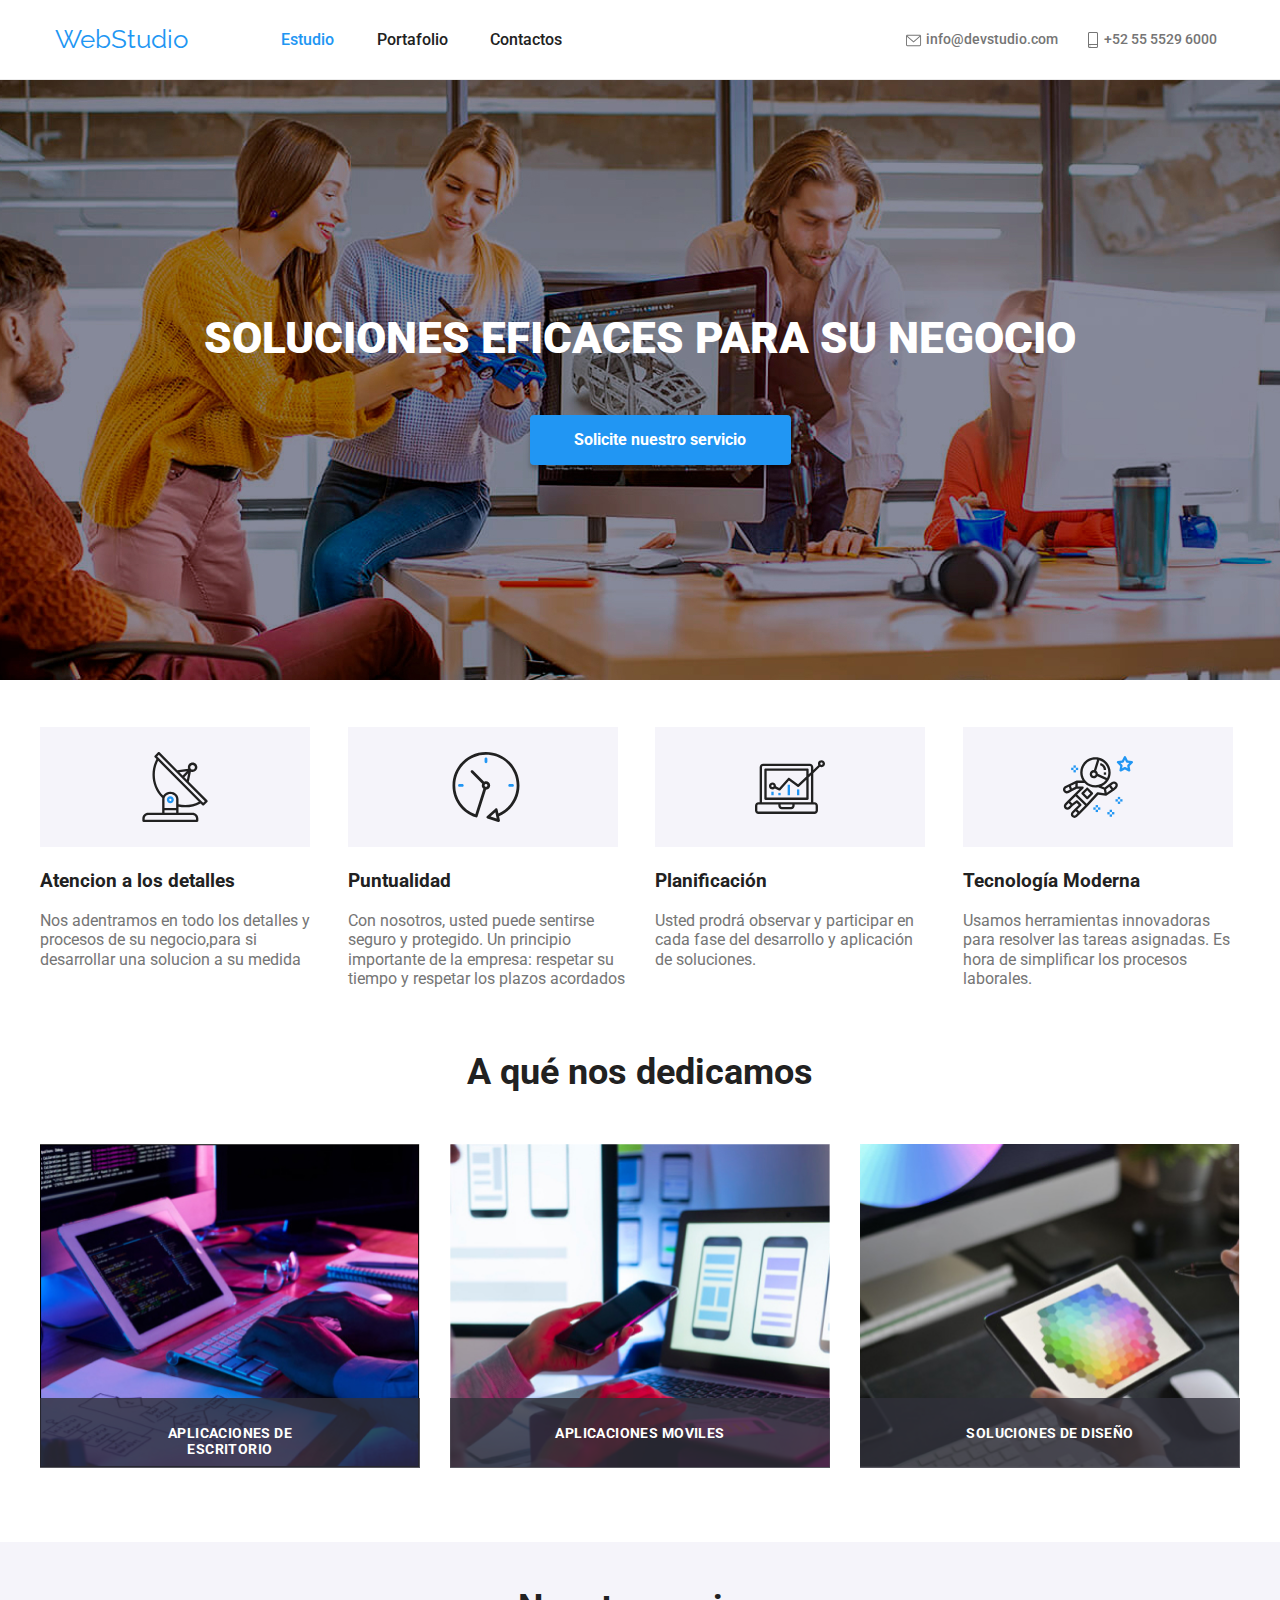
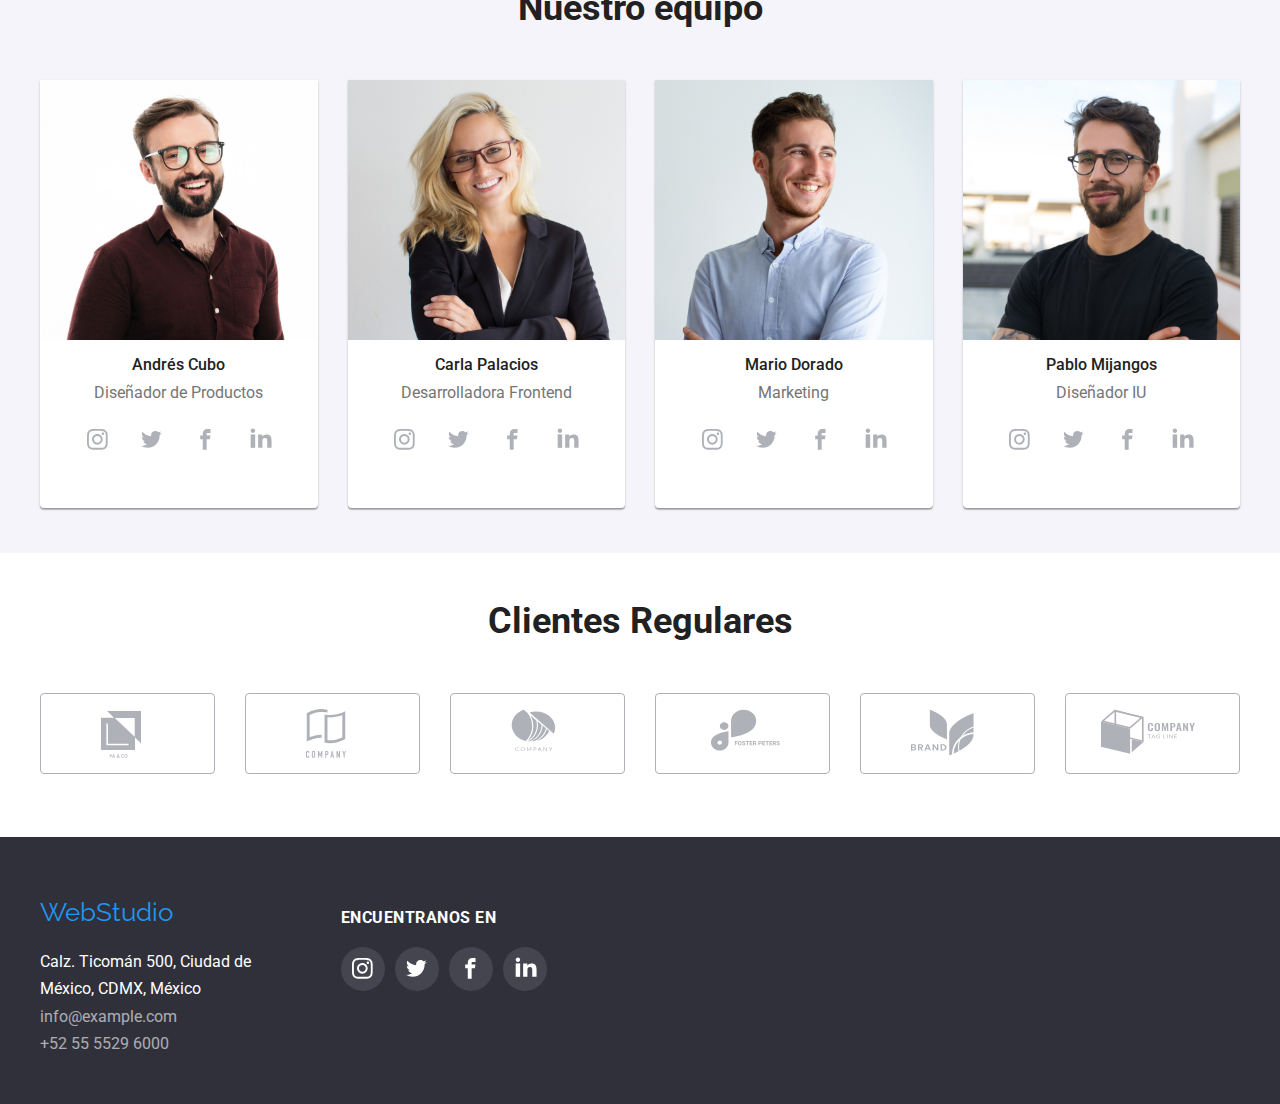
<file: index.html>
<!DOCTYPE html>
<html lang="en">
  <head>
    <meta charset="UTF-8" />
    <meta http-equiv="x-ua-compatible" content="ie=edge" />
    <meta name="viewport" content="width=device-width, initial-scale=1.0" />
    <script>
    </script>
    
    <link rel="stylesheet" href="style-index.css" />
    <link
      rel="stylesheet"
      href="https://cdnjs.cloudflare.com/ajax/libs/modern-normalize/1.1.0/modern-normalize.css"
      integrity="sha512-Y0MM+V6ymRKN2zStTqzQ227DWhhp4Mzdo6gnlRnuaNCbc+YN/ZH0sBCLTM4M0oSy9c9VKiCvd4Jk44aCLrNS5Q=="
      crossorigin="anonymous"
      referrerpolicy="no-referrer"
    />
    <title>Homework#1</title>
  </head>
  <body>
    <header>
      <section class="top-page">
        <div class="container">
          <nav>
            <a class="webstudio" href="#" target="_blank">WebStudio</a>

            <ul class="navigation">
              <li>
                <a class="estudio" href="index.html" target="_self">Estudio</a>
              </li>
              <li>
                <a class="portafolio" href="portafolio.html" target="_self"
                  >Portafolio</a
                >
              </li>
              <li>
                <a class="contactos" href="#" target="_blank">Contactos</a>
              </li>
            </ul>
          </nav>

          <ul class="contact">
            <li>
              <a href="mailto:info@devstudio.com" class="email" target="_self">
                <svg class="icon">
                  <use href="Imagenes/SVG/sprite.svg#sobre"></use>
                </svg>
                 info@devstudio.com
              </a>
            </li>
            <li>
              <a href="tel:+525555296000" class="celphone" target="_self">
                <svg class="icon">
                  <use href="Imagenes/SVG/sprite.svg#celular"></use>
                </svg>
                 +52 55 5529 6000
              </a>
            </li>
          </ul>
        </div>
      </section>
    </header>

    <main>
      <section class="main-title">
        <div class="container">
          <h1>SOLUCIONES EFICACES PARA SU NEGOCIO</h1>

          <ul>
            <li>
              <button type="button">Solicite nuestro servicio</button>
            </li>
          </ul>
        </div>
      </section>

      <section class="content1">
        <div class="container">
          <ul class="text-content1">
            <li>
              <a href="#">
                <svg class="antena">
                  <use href="./Imagenes/SVG/sprite.svg#antena"></use>
                </svg>
              </a>
              <h3>Atencion a los detalles</h3>
              <p>
                Nos adentramos en todo los detalles y procesos de su
                negocio,para si desarrollar una solucion a su medida
              </p>
            </li>

            <li>
              <a href="#">
                <svg class="reloj">
                  <use href="./Imagenes/SVG/sprite.svg#reloj"></use>
                </svg>
              </a>
              <h3>Puntualidad</h3>
              <p>
                Con nosotros, usted puede sentirse seguro y protegido. Un
                principio importante de la empresa: respetar su tiempo y
                respetar los plazos acordados
              </p>
            </li>

            <li>
              <a href="#">
                <svg class="diagrama">
                  <use href="./Imagenes/SVG/sprite.svg#diagrama"></use>
                </svg>
              </a>
              <h3>Planificación</h3>
              <p>
                Usted prodrá observar y participar en cada fase del desarrollo y
                aplicación de soluciones.
              </p>
            </li>

            <li>
              <a href="#">
                <svg class="astronauta">
                  <use href="./Imagenes/SVG/sprite.svg#astronauta"></use>
                </svg>
              </a>
              <h3>Tecnología Moderna</h3>
              <p>
                Usamos herramientas innovadoras para resolver las tareas
                asignadas. Es hora de simplificar los procesos laborales.
              </p>
            </li>
          </ul>
        </div>
      </section>

      <section class="content2">
        <h2>A qué nos dedicamos</h2>
        <div class="container">
          <ul>
            <li>
              <img
                src="Imagenes/images-index/caja1.jpg"
                alt="imagen example"
                width="380"
                height="323"
              />
            </li>
            <li>
              <img
                src="Imagenes/images-index/imagen(4).jpg"
                alt="imagen example 2"
                width="380"
                height="323"
              />
            </li>
            <li>
              <img
                src="Imagenes/images-index/imagen(5).jpg"
                alt="imagen example 3"
                width="380"
                height="323"
              />
            </li>
          </ul>
          <div class="text-image-content2">
            <ul>
              <li>
                <h3>APLICACIONES DE ESCRITORIO</h3>
              </li>
              <li>
                <h3>APLICACIONES MOVILES</h3>
              </li>
              <li>
                <h3>SOLUCIONES DE DISEÑO</h3>
              </li>
            </ul>
          </div>
        </div>
      </section>

      <section class="content3">
        <h2>Nuestro equipo</h2>
        <div class="container">
          <ul>
            <li class="card">
              <img
                src="Imagenes/images-index/imagen(6).jpg"
                alt="Andres Cubos"
                width="277.5"
                height="260"
              />
              <h3>Andrés Cubo</h3>
              <p>Diseñador de Productos</p>
              <div class="svg-container">
                <ul>
                  <li class="behind-icon">
                    <svg class="link-icon">
                      <use href="Imagenes/SVG/sprite.svg#instagram"></use>
                    </svg>
                  </li>
                  <li class="behind-icon">
                    <svg class="link-icon">
                      <use href="Imagenes/SVG/sprite.svg#twitter"></use>
                    </svg>
                  </li>
                  <li class="behind-icon">
                    <svg class="link-icon">
                      <use href="Imagenes/SVG/sprite.svg#facebook"></use>
                    </svg>
                  </li>
                  <li class="behind-icon">
                    <svg class="link-icon">
                      <use href="Imagenes/SVG/sprite.svg#linkedin"></use>
                    </svg>
                  </li>
                </ul>
              </div>
            </li>
            <li class="card">
              <img
                src="Imagenes/images-index/imagen(7).jpg"
                alt="Carla Palacios"
                width="277.5"
                height="260"
              />
              <h3>Carla Palacios</h3>
              <p>Desarrolladora Frontend</p>
              <div class="svg-container">
                <ul>
                  <li class="behind-icon">
                    <svg class="link-icon">
                      <use href="Imagenes/SVG/sprite.svg#instagram"></use>
                    </svg>
                  </li>
                  <li class="behind-icon">
                    <svg class="link-icon">
                      <use href="Imagenes/SVG/sprite.svg#twitter"></use>
                    </svg>
                  </li>
                  <li class="behind-icon">
                    <svg class="link-icon">
                      <use href="Imagenes/SVG/sprite.svg#facebook"></use>
                    </svg>
                  </li>
                  <li class="behind-icon">
                    <svg class="link-icon">
                      <use href="Imagenes/SVG/sprite.svg#linkedin"></use>
                    </svg>
                  </li>
                </ul>
              </div>
            </li>
            <li class="card">
              <img
                src="Imagenes/images-index/imagen(8).jpg"
                alt="Mario Dorado"
                width="277.5"
                height="260"
              />
              <h3>Mario Dorado</h3>
              <p>Marketing</p>
              <div class="svg-container">
                <ul>
                  <li class="behind-icon">
                    <svg class="link-icon">
                      <use href="Imagenes/SVG/sprite.svg#instagram"></use>
                    </svg>
                  </li>
                  <li class="behind-icon">
                    <svg class="link-icon">
                      <use href="Imagenes/SVG/sprite.svg#twitter"></use>
                    </svg>
                  </li>
                  <li class="behind-icon">
                    <svg class="link-icon">
                      <use href="Imagenes/SVG/sprite.svg#facebook"></use>
                    </svg>
                  </li>
                  <li class="behind-icon">
                    <svg class="link-icon">
                      <use href="Imagenes/SVG/sprite.svg#linkedin"></use>
                    </svg>
                  </li>
                </ul>
              </div>
            </li>
            <li class="card">
              <img
                src="Imagenes/images-index/imagen(9).jpg"
                alt="Pablo Mijangos"
                width="277.5"
                height="260"
              />
              <h3>Pablo Mijangos</h3>
              <p>Diseñador IU</p>
              <div class="svg-container">
                <ul>
                  <li class="behind-icon">
                    <svg class="link-icon">
                      <use href="Imagenes/SVG/sprite.svg#instagram"></use>
                    </svg>
                  </li>
                  <li class="behind-icon">
                    <svg class="link-icon">
                      <use href="Imagenes/SVG/sprite.svg#twitter"></use>
                    </svg>
                  </li>
                  <li class="behind-icon">
                    <svg class="link-icon">
                      <use href="Imagenes/SVG/sprite.svg#facebook"></use>
                    </svg>
                  </li>
                  <li class="behind-icon">
                    <svg class="link-icon">
                      <use href="Imagenes/SVG/sprite.svg#linkedin"></use>
                    </svg>
                  </li>
                </ul>
              </div>
            </li>
          </ul>
        </div>
      </section>

      <section class="content4">
        <h2>Clientes Regulares</h2>
        <div class="container">
          <ul>
            <li class="client">
              <svg class="client-svg">
                <use href="Imagenes/SVG/sprite.svg#cliente1"></use>
              </svg>
            </li>
            <li class="client">
              <svg class="client-svg">
                <use href="Imagenes/SVG/sprite.svg#cliente2"></use>
              </svg>
            </li>
            <li class="client">
              <svg class="client-svg">
                <use href="Imagenes/SVG/sprite.svg#cliente3"></use>
              </svg>
            </li>
            <li class="client">
              <svg class="client-svg">
                <use href="Imagenes/SVG/sprite.svg#cliente4"></use>
              </svg>
            </li>
            <li class="client">
              <svg class="client-svg">
                <use href="Imagenes/SVG/sprite.svg#cliente5"></use>
              </svg>
            </li>
            <li class="client">
              <svg class="client-svg">
                <use href="Imagenes/SVG/sprite.svg#cliente6"></use>
              </svg>
            </li>
          </ul>
        </div>
      </section>
    </main>

    <footer>
      <section class="foot-page">
        <div class="container">
          <ul class="foot-info">
            <a class="webstudio" href="#" target="_self">WebStudio</a>
            <li class="address">
              <address>
                Calz. Ticomán 500, Ciudad de México, CDMX, México
              </address>
            </li>
            <li class="foot-email">
              <a href="mailto:info@example.com">info@example.com</a>
            </li>
            <li class="phone">
              <a href="tel:+525555296000">+52 55 5529 6000</a>
            </li>
          </ul>
          <div class="find-us">
            <ul class="text-findus">
              <li>
                <p>ENCUENTRANOS EN</p>
              </li>
            </ul>
            <ul class="social-container">
              <li class="behind-icon-footer">
                <svg class="foot-icon">
                  <use href="Imagenes/SVG/sprite.svg#instagram"></use>
                </svg>
              </li>
              <li class="behind-icon-footer">
                <svg class="foot-icon">
                  <use href="Imagenes/SVG/sprite.svg#twitter"></use>
                </svg>
              </li>
              <li class="behind-icon-footer">
                <svg class="foot-icon">
                  <use href="Imagenes/SVG/sprite.svg#facebook"></use>
                </svg>
              </li>
              <li class="behind-icon-footer">
                <svg class="foot-icon">
                  <use href="Imagenes/SVG/sprite.svg#linkedin"></use>
                </svg>
              </li>
            </ul>
          </div>
        </div>
      </section>
    </footer>
  </body>
</html>
</file>
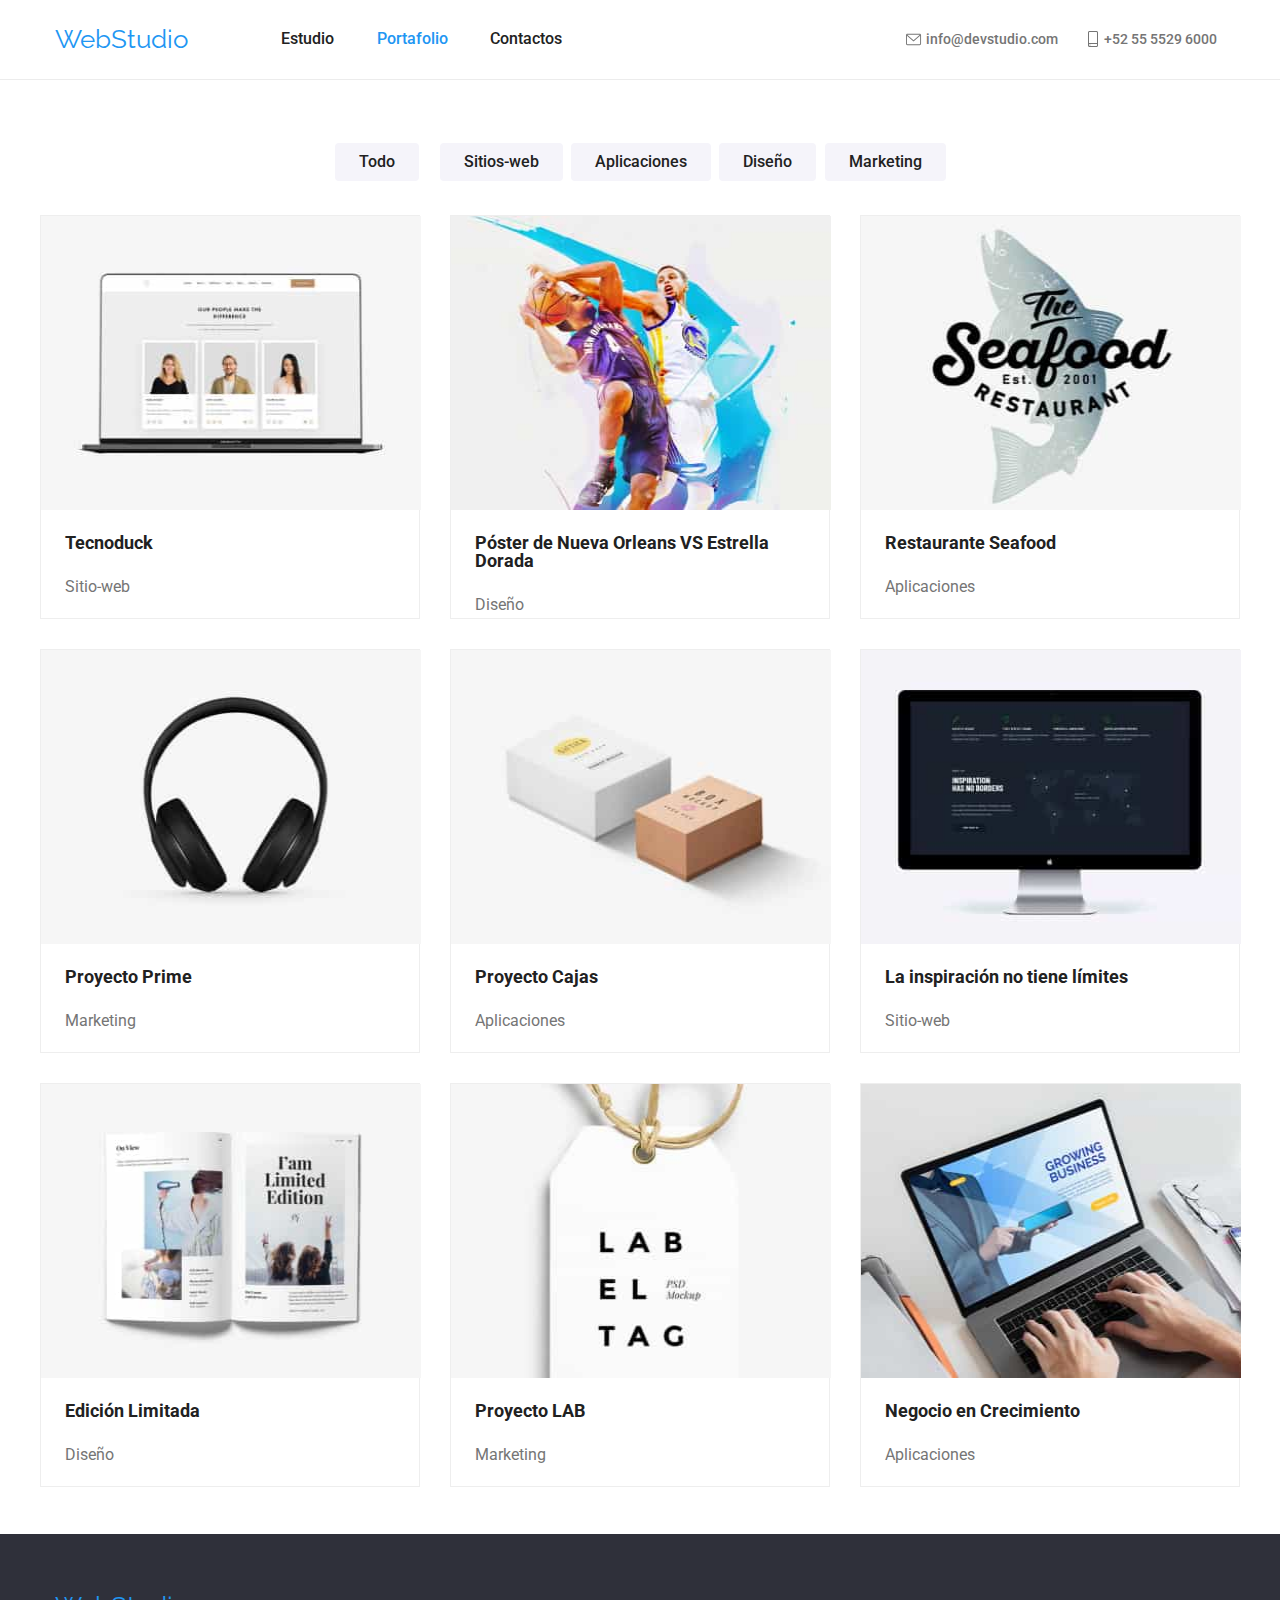
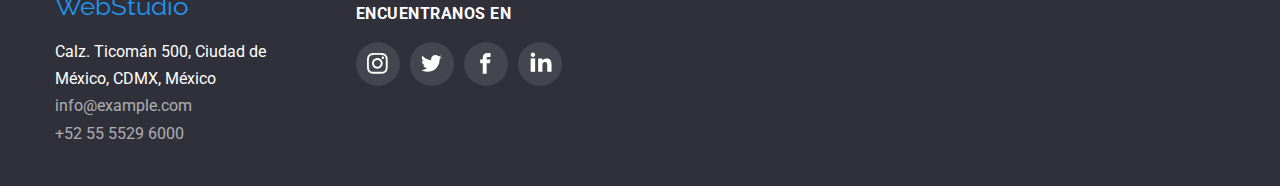
<file: portafolio.html>
<!DOCTYPE html>
<html lang="es">
  <head>
    <meta charset="UTF-8" />
    <meta http-equiv="x-ua-compatible" content="ie=edge" />
    <meta name="viewport" content="width=device-width, initial-scale=1.0" />
    <link rel="stylesheet" href="styles-portafolio.css" />
    <link
      rel="stylesheet"
      href="https://cdnjs.cloudflare.com/ajax/libs/modern-normalize/1.1.0/modern-normalize.css"
      integrity="sha512-Y0MM+V6ymRKN2zStTqzQ227DWhhp4Mzdo6gnlRnuaNCbc+YN/ZH0sBCLTM4M0oSy9c9VKiCvd4Jk44aCLrNS5Q=="
      crossorigin="anonymous"
      referrerpolicy="no-referrer"
    />
    <title>Portafolio</title>
  </head>

  <body>
    <header>
      <section class="top-page">
        <div class="container">
          <nav>
            <a class="webstudio" href="#" target="_blank">WebStudio</a>

            <ul class="navigation">
              <li>
                <a class="estudio" href="index.html" target="_self">Estudio</a>
              </li>
              <li>
                <a class="portafolio" href="portafolio.html" target="_self"
                  >Portafolio</a
                >
              </li>
              <li>
                <a class="contactos" href="#" target="_blank">Contactos</a>
              </li>
            </ul>
          </nav>

          <ul class="contact">
            <li>
              <a href="mailto:info@devstudio.com" class="email" target="_self">
                <svg class="icon">
                  <use href="Imagenes/SVG/sprite.svg#sobre"></use>
                </svg>
                info@devstudio.com
              </a>
            </li>
            
            <li>
              <a href="tel:+525555296000" class="celphone" target="_self">
                <svg class="icon">
                  <use href="Imagenes/SVG/sprite.svg#celular"></use>
                </svg>
                +52 55 5529 6000
              </a>
            </li>
          </ul>
        </div>
      </section>
    </header>

    <main>
      <section class="main-content">
        <div class="container">
          <ul class="buttons">
            <li>
              <button class="button-selector" type="button">Todo</button>
            </li>
            <li>
              <button class="button-selector" type="button">Sitios-web</button>
            </li>
            <li>
              <button class="button-selector" type="button">Aplicaciones</button>
            </li>
            <li>
              <button class="button-selector" type="button">Diseño</button>
            </li>
            <li>
              <button class="button-selector" type="button">Marketing</button>
            </li>
          </ul>
          <ul class="images">
            <li class="tecnoduck">
              <a href="#" class="link">
              <img
                src="Imagenes/images-portafolio/imagen(10).jpg"
                alt="tecnoduck picture"
                width="380"
                height="294"
              />
              <h2>Tecnoduck</h2>
              <p>Sitio-web</p>
            </a>
            </li>
            <li class="basket">
              <a href="#" class="link">
              <img
                src="Imagenes/images-portafolio/imagen(11).jpg"
                alt="basket players"
                width="380"
                height="294"
              />
              <h2>Póster de Nueva Orleans VS Estrella Dorada</h2>
              <p>Diseño</p>
            </a>
            </li>
            <li class="seafood">
            <a href="#" class="link">
              <img
                src="Imagenes/images-portafolio/imagen(12).jpg"
                alt="restaurant SeaFood"
                width="380"
                height="294"
              />
              <h2>Restaurante Seafood</h2>
              <p>Aplicaciones</p>
            </a>
            </li>
            <li class="headsets">
            <a href="#" class="link">
              <img
                src="Imagenes/images-portafolio/imagen(13).jpg"
                alt="headsets picture"
                width="380"
                height="294"
              />
              <h2>Proyecto Prime</h2>
              <p>Marketing</p>
            </a>
            </li>
            <li class="boxes">
            <a href="#" class="link">
              <img
                src="Imagenes/images-portafolio/imagen(14).jpg"
                alt="boxes picture"
                width="380"
                height="294"
              />
              <h2>Proyecto Cajas</h2>
              <p>Aplicaciones</p>
            </a>
            </li>
            <li class="screen">
            <a href="#" class="link">
              <img
                src="Imagenes/images-portafolio/imagen(15).jpg"
                alt="screen picture"
                width="380"
                height="294"
              />
              <h2>La inspiración no tiene límites</h2>
              <p>Sitio-web</p>
            </a>
            </li>
            <li class="magazine">
            <a href="#" class="link">
              <img
                src="Imagenes/images-portafolio/imagen(18).jpg"
                alt="magazine picture"
                width="380"
                height="294"
              />
              <h2>Edición Limitada</h2>
              <p>Diseño</p>
            </a>
            </li>
            <li class="tag">
            <a href="#" class="link">
              <img
                src="Imagenes/images-portafolio/imagen(17).jpg"
                alt="tag picture"
                width="380"
                height="294"
              />
              <h2>Proyecto LAB</h2>
              <p>Marketing</p>
            </a>
            </li>
            <li class="laptop">
            <a href="#" class="link">
              <img
                src="Imagenes/images-portafolio/imagen(16).jpg"
                alt="laptot picture"
                width="380"
                height="294"
              />
              <h2>Negocio en Crecimiento</h2>
              <p>Aplicaciones</p>
            </a>
            </li>
          </ul>
        </div>
      </section>
    </main>

    <footer>
      <section class="foot-page">
        <div class="container">
          <ul class="foot-info">
            <a class="webstudio" href="#" target="_self">WebStudio</a>
            <li class="address">
              <address>
                Calz. Ticomán 500, Ciudad de México, CDMX, México
              </address>
            </li>
            <li class="foot-email">
              <a href="mailto:info@example.com">info@example.com</a>
            </li>
            <li class="phone">
              <a href="tel:+525555296000">+52 55 5529 6000</a>
            </li>
          </ul>
          <div class="find-us">
            <ul class="text-findus">
              <li>
                <p>ENCUENTRANOS EN</p>
              </li>
            </ul>
            <ul class="social-container">
              <li class="behind-icon-footer">
                <svg class="foot-icon">
                  <use href="Imagenes/SVG/sprite.svg#instagram"></use>
                </svg>
              </li>
              <li class="behind-icon-footer">
                <svg class="foot-icon">
                  <use href="Imagenes/SVG/sprite.svg#twitter"></use>
                </svg>
              </li>
              <li class="behind-icon-footer">
                <svg class="foot-icon">
                  <use href="Imagenes/SVG/sprite.svg#facebook"></use>
                </svg>
              </li>
              <li class="behind-icon-footer">
                <svg class="foot-icon">
                  <use href="Imagenes/SVG/sprite.svg#linkedin"></use>
                </svg>
              </li>
            </ul>
          </div>
        </div>
      </section>
    </footer>
  </body>
</html>
</file>
<file: style-index.css>
@import url('https://fonts.googleapis.com/css2?family=Raleway:wght@700&family=Roboto:wght@400;500;700;900&display=swap');

:root {
    --color-azul: #2196F3;
    --color-texto: #212121;
    --color-gris: #757575;
    --color-hueso: #FFFFFF;
    --color-behindpage: #2F303A;
    --color-behindourteam: #F5F4FA;
    --color-linkitems: #AFB1B8;
    --lineweight-normal: 1.2;
}

* {
    list-style: none;
    text-decoration: none;
    font-family: 'Roboto', sans-serif;
    color: var(--color-texto);
    box-sizing: border-box;
}

.top-page {
    height: 80px;
    padding: 0px 0px;
    align-items: center;
    display: flex;
    border-bottom: 1px solid #ECECEC;
}

.top-page .container {
    display:flex;
    width: 1200px;
    padding-left: 15px;
    padding-right: 15px;
    margin-left: auto;
    margin-right: auto;
    align-items: center;
}

nav {
    width: 519px;
    display: flex;
    align-items: center;
}

.top-page .container .navigation {
    display: flex;
    padding: 0px 0px;
    margin: 0px 0px 0px 93px;
    width: 281px;
    justify-content: space-between;
}

.top-page .container .contact {
    display: flex;
    gap: 30px;
    align-items: center;
    width: 340px;
    height: 16px;
    margin: 0px 0px 0px 344px;
    padding: 0px 0px;
}

.top-page .container .contact li {
    flex-basis: calc((100% - 30px) / 2);
}

.contact .email {
    display: flex;
    align-items: center;
    font-weight: 500;
    font-size: 14px;
    line-height: var(--lineweight-normal);
    color: var(--color-gris);
    fill: var(--color-gris);
}

.contact .celphone {
    display: flex;
    align-items: center;
    font-weight: 500;
    font-size: 14px;
    line-height: var(--lineweight-normal);
    color: var(--color-gris);
    fill: var(--color-gris);
}

.contact .email .icon {
    width: 20px;
    height: 16px;   
    stroke-width: 0;
    align-items: center;
}       

.contact .celphone .icon {
    width: 16px;
    height: 16px;
    stroke-width: 0;
    align-items: center;
}

.contact a:hover {
    color: var(--color-azul);
    fill: var(--color-azul);
}

.webstudio,
.foot-info .webstudio {
    font-family: 'Raleway', sans-serif;
    font-size: 26px;
    font-style: bold;
    line-height: var(--lineweight-normal);
    color: var(--color-azul);
}

.estudio,
.contactos,
.portafolio {
    font-weight: 500;
    font-style: medium;
    line-height: var(--lineweight-normal);
}

.estudio {
    color: var(--color-azul);
}

.contactos:hover,
.portafolio:hover,
.contactos:focus,
.portafolio:focus {
    color: var(--color-azul);
    font-weight: 500;
    line-height: var(--lineweight-normal);
}

/* TITLE WEBSITE */

.main-title {
    background-color: var(--color-behindpage);
    background-image: url(Imagenes/images-index/backgroung-title.jpg);
    background-repeat: no-repeat;
    background-position: center;
    padding: 47px 0px;
    margin: 0px 0px
}

.main-title .container {
    display: flex;
    flex-direction: column;
    height: 506px;
    align-items: center;
    justify-content: center;
}

.main-title h1 {
    color: var(--color-hueso);
    font-weight: 900;
    font-size: 44px;
    line-height: 1.4;
}

.main-title ul button {
    background-color: var(--color-azul);
    color: var(--color-hueso);
    font-weight: 700;
    font-size: 16px;
    line-height: 1.8;
    cursor: pointer;
    width: 261px;
    height: 50px;
    border: none;
    border-radius: 4px;
    box-shadow: 0 4px 4px rgba(0, 0, 0, 0.25);
}

/* DESCRIPTIONS */

.content1 {
    padding: 47px 0px;
    margin: 0px 0px;
}
.content1 h3 {
    font-weight: 700;
    line-height: var(--lineweight-normal);
}

.content1 p {
    color: var(--color-gris);
    line-height: var(--lineweight-normal);
}

.content1 .container ul {
    display: flex;
    margin: 0 auto;
    width: 1200px;
    padding: 0px;
    gap: 30px;
}

.content1 .text-content1 li {
    width: 270px;
    flex-basis: calc((100% - 90px) / 4);
    margin:0px
}

.content1 .text-content1 li a svg{
    background-color: var(--color-behindourteam) ;
    width: 270px;
    height: 120px;
}

/* A QUE NOS DEDICAMOS */

.content2 h2,
.content3 h2,
.content4 h2 
{
    font-size: 36px;
    font-style: bold;
    font-weight: 700;
    line-height: var(--lineweight-normal);
    margin: 0 auto;
    text-align: center;
    margin-bottom: 50px;
}

.content2 .container {
    width: 1200px;
    margin: 0 auto;
}

.content2 .container ul {
    display: flex;
    margin: 0px;
    padding: 0px;
    gap: 30px;
}

.content2 .container ul li {
    flex-basis: calc((100% - 60px) / 3);
}

.content2 .container .text-image-content2 li {
    background-color: #2F303ACC;
    width: 373px;
    height: 70px;
    display: flex;
    margin: 0px;
    align-items: center;
    justify-content: center;
    position: relative;
    bottom: 73.3px;
}

.content2 .container .text-image-content2 h3 {
    font-family: 'Roboto';
    font-style: normal;
    font-weight: 700;
    font-size: 14px;
    line-height: 16px;
    text-align: center;
    letter-spacing: 0.03em;
    text-transform: uppercase;
    color: rgba(255, 255, 255, 1);
    width: 212px;
    height: 16px;
}
    
/* OUR TEAM */
.content3 {
    background-color: var(--color-behindourteam);
    padding: 45px 0px;
    margin: 0px 0px;
}

.content3 .container {
    margin: 0 auto;
    width: 1200px;
}

.content3 .container ul {
    display: flex;
    margin: 0px;
    padding: 0px;
    gap: 30px;
}

.content3 .container .card {
    width: 270px;
    height: 428px;
    display: flex;
    flex-direction: column;
    text-align: center;
    margin: 0px;
    background-color: var(--color-hueso);
    border-radius: 0px 0px 4px 4px;
    box-shadow: 0px 1px 3px rgba(0, 0, 0, 0.12), 0px 1px 1px rgba(0, 0, 0, 0.14), 0px 2px 1px rgba(0, 0, 0, 0.2);
    flex-basis: calc((100% - 90px) / 4);
}

.card h3 {
    font-weight: 500;
    font-size: 16px;
    line-height: 1.12;
    margin-bottom: 10px;
    }

.card p {
    margin-top: 0px;
    font-size: 16px;
    color: var(--color-gris);
    line-height: 1.12;
}

.svg-container {
    margin: 0 auto;
    padding: 0px;
}
.content3 .svg-container ul {
    display: flex;
    width: 206px;
    gap: 10px;
}

.link-icon  {
    width: 44px;
    height: 44px;
    stroke-width: 0;
    fill: var(--color-linkitems);
    flex-basis: calc((100% - 30px) / 4);
}

.link-icon:hover {
    fill: var(--color-hueso);
}

.behind-icon:hover,
.behind-icon-footer:hover {
    background-color: var(--color-azul);
    border-radius: 100%;
    width: 44px;
    height: 44px;
    cursor: pointer;
}

/* CLIENTES REGULARES */
.content4 {
    padding: 47px 0px;
    margin: 0px 0px;
}
.content4 .container .client {
    width: 170px;
    height: 81px;
    border: 1px solid var(--color-linkitems);
    border-radius: 4px;
}

.content4 .container .client:hover {
    border: 1px solid var(--color-azul);
    cursor: pointer;
}

.content4 .container {
    width: 1200px;
    margin: 0 auto;
    padding: 0px;
    align-items: center;
}

.content4 .container ul {
    display: flex;
    gap: 30px;
    padding: 0px;
}

.content4 .container ul li {
    flex-basis: calc((100% - 150px) / 6);
}

.client-svg {
    display: flex;
    margin: 0px;
    align-items: center;
    stroke: currentColor;
    stroke-width: 0;
    width: 170px;
    height: 81px;
    fill: var(--color-linkitems);
}

.client-svg:hover {
    fill: var(--color-azul);
}


/* FOOT PAGE */
.foot-page {
    display: flex;
    background-color: var(--color-behindpage);
    padding: 0px 0px;
    margin: 0px 0px; 
}

.foot-page .container {
    width: 1200px;
    display: flex;
    margin-left: auto;
    margin-right: auto;
}

.foot-page .foot-info  {
    margin: 60px 70px 47px 0px;
    padding: 0px 0px;
    width: 231px;
    display: flex;
    flex-wrap: wrap;
    align-items: center;
    line-height: 1.7;
}

.foot-info .webstudio {
    margin-bottom: 20px;
}

.foot-info li a {
    color: var(--color-hueso);
    line-height: 1.7;
    opacity: 60%;
}

.foot-info address {
    color: var(--color-hueso);
    line-height: 1.7;
    font-style: normal;
}

.foot-page .find-us {
    display: flex;
    flex-direction: column;
    width: 206px;
    margin: 72px 0px 100px 0px;
    gap: 20px;
}

.foot-page .find-us .text-findus,
.foot-page .find-us .social-container {
    margin: 0px 0px;
    padding: 0px 0px;
}

.foot-page .find-us p {
    font-style: normal;
    font-weight: 700;
    letter-spacing: 0.03em;
    color: var(--color-hueso);
    margin: 0px 0px;
}

.social-container {
    width: 206px;
    height: 44px;
    display: flex;
    gap: 10px;
    align-items: center;
}

.behind-icon-footer {
    background-color: rgba(255, 255, 255, 0.1);
    border-radius: 100%;
    width: 44px;
    height: 44px;
}

.foot-icon {
    width: 44px;
    fill: var(--color-hueso);
    align-items: left;
    flex-basis: calc((100% - 30px) / 4);
}
</file>
<file: styles-portafolio.css>
@import url('https://fonts.googleapis.com/css2?family=Raleway:wght@700&family=Roboto:wght@400;500;700;900&display=swap');

:root {
    --color-azul: #2196F3;
    --color-texto: #212121;
    --color-gris: #757575;
    --color-hueso: #FFFFFF;
    --color-botones: #F5F4FA;
    --color-footpage: #2F303A;
}

* {
    list-style: none;
    text-decoration: none;
    font-family: 'Roboto', sans-serif;
    color: var(--color-texto);
    box-sizing: border-box;
}

/* TOP WEBSITE */

.top-page {
    height: 80px;
    padding: 0px 0px;
    align-items: center;
    display: flex;
    border-bottom: 1px solid #ECECEC;
}

.top-page .container {
    display: flex;
    width: 1200px;
    padding-left: 15px;
    padding-right: 15px;
    margin-left: auto;
    margin-right: auto;
    align-items: center;
}

nav {
    width: 519px;
    display: flex;
    align-items: center;
}

.top-page .container .navigation {
    display: flex;
    padding: 0px 0px;
    margin: 0px 0px 0px 93px;
    width: 281px;
    justify-content: space-between;
}

.top-page .container .contact {
    display: flex;
    gap: 30px;
    align-items: center;
    width: 340px;
    height: 16px;
    margin: 0px 0px 0px 344px;
    padding: 0px 0px;
}

.top-page .container .contact li {
    flex-basis: calc((100% - 30px) / 2);
}

.contact .email {
    display: flex;
    align-items: center;
    font-weight: 500;
    font-size: 14px;
    line-height: var(--lineweight-normal);
    color: var(--color-gris);
    fill: var(--color-gris);
}

.contact .celphone {
    display: flex;
    align-items: center;
    font-weight: 500;
    font-size: 14px;
    line-height: var(--lineweight-normal);
    color: var(--color-gris);
    fill: var(--color-gris);
}

.contact .email .icon {
    width: 20px;
    height: 16px;
    stroke-width: 0;
    align-items: center;
}       

.contact .celphone .icon {
    width: 16px;
    height: 16px;
    stroke-width: 0;
    align-items: center;
}

.contact a:hover {
    color: var(--color-azul);
    fill: var(--color-azul);
}


.webstudio,
.foot-info .webstudio {
    font-family: 'Raleway', sans-serif;
    font-size: 26px;
    font-style: bold;
    line-height: var(--lineweight-normal);
    color: var(--color-azul);
}

.estudio,
.contactos,
.portafolio {
    font-weight: 500;
    font-style: medium;
    line-height: var(--lineweight-normal);
}

.portafolio {
    color: var(--color-azul);
}

.estudio:hover,
.contactos:hover,
.estudio:focus,
.contactos:focus {
    color: var(--color-azul);
    font-weight: 500;
    line-height: var(--lineweight-normal);
}

.contact a {
    color: var(--color-gris);
    font-weight: 500;
    font-size: 14px;
    line-height: var(--lineweight-normal);
}

/* MAIN CONTENT */

.main-content .images a h2 {
    font-weight: 700;
    font-size: 18px;
    font-style: bold;
    line-height: 1;
    margin: 0px 0px;
    padding: 20px 24px 0px 24px;
}

.main-content .images a p {
    font-size: 16px;
    line-height: 1.9;
    font-style: medium;
    color: var(--color-gris);
    padding: 20px 24px 10px 24px;
    margin: 0px;
}

.main-content .images li {
    background-color: var(--color-hueso);
    display: flex;
    flex-direction: column;
    width: 370px;
    height: 404px;
    border: 1px solid rgba(238, 238, 238, 1);
    flex-basis: calc((100% - 60px) / 3);
}

.main-content .images li:hover {
    box-shadow: 0px 1px 1px rgba(0, 0, 0, 0.12), 0px 4px 4px rgba(0, 0, 0, 0.06), 1px 4px 6px rgba(0, 0, 0, 0.16);
    cursor: pointer;
}

.main-content button {
    background-color: var(--color-botones);
    width: auto;
    height: auto;
    border: none;
    border-radius: 4px;
    text-align: center;
    padding: 6px 24px;
}

.main-content button:hover,
.main-content button:focus {
    background-color: var(--color-azul);
    color: var(--color-hueso);
    font-style: medium;
    line-height: 1.6;
    padding: 6px 24px;
    width: auto;
    height: auto;
    border: none;
    cursor: pointer;
    box-shadow: 0px 3px 1px rgba(0, 0, 0, 0.1), 0px 1px 2px rgba(0, 0, 0, 0.08), 0px 2px 2px rgba(0, 0, 0, 0.12);
}

.main-content {
    display: flex;
    padding: 47px 0px;
    margin: 0px 0px;
}

.main-content .container {
    display: flex;
    margin: 0 auto;
    width: 1200px;
    height: 1360px;
    align-items: center;
    padding: 0px 0px;
    flex-direction: column;
}

.main-content .container .images {
    display: flex;
    flex-wrap: wrap;
    padding: 0px 0px;
    gap: 30px;
    align-items: flex-start;
}

.main-content .container .buttons {
    display: flex;
    width: 611px;
    height: 54px;
    padding: 0px 0px;
    gap: 8px; 
    margin-bottom: 18px;
}

.main-content .container .buttons li {
    flex-basis: calc((100% - 32px) / 5);
}

.button-selector {
    font-weight: 500;
    color: var(--color-texto);
    line-height: 1.6;
    font-style: bold;
    width: auto;
    white-space: nowrap;
}

.contact a:hover,
.foot-info a:hover {
    color: var(--color-azul);
}

/* FOOTER */

.foot-page {
    display: flex;
    background-color: var(--color-footpage);
    height: 252px;
    padding: 0px 0px;
    margin-bottom: 0px;
}

.foot-page .container {
    width: 1200px;
    display: flex;
    padding-left: 15px;
    padding-right: 15px;
    margin-left: auto;
    margin-right: auto;
}

.foot-page .foot-info {
    margin: 60px 70px 47px 0px;
    padding: 0px 0px;
    width: 231px;
    height: 145px;
    display: flex;
    flex-wrap: wrap;
    align-items: center;
    line-height: 24px;
}

.foot-info .webstudio {
    margin-bottom: 20px;
}

.foot-info li a {
    color: var(--color-hueso);
    line-height: 1.7;
    opacity: 60%;
}

.foot-info address {
    color: var(--color-hueso);
    line-height: 1.7;
    font-style: normal;
}

.foot-page .find-us {
    display: flex;
    flex-direction: column;
    width: 206px;
    height: 80px;
    margin: 72px 0px 100px 0px;
    justify-content: space-between;
}

.foot-page .find-us .text-findus,
.foot-page .find-us .social-container {
    margin: 0px 0px;
    padding: 0px 0px;
}

.foot-page .find-us p {
    font-style: normal;
    font-weight: 700;
    line-height: 16px;
    letter-spacing: 0.03em;
    color: var(--color-hueso);
    margin: 0px 0px;
}

.social-container {
    width: 206px;
    height: 44px;
    display: flex;
    justify-content: space-between;
    align-items: center;
}

.behind-icon-footer {
    background-color: rgba(255, 255, 255, 0.1);
    border-radius: 100%;
    width: 44px;
    height: 44px;
}

.foot-icon {
    width: 44px;
    height: 44px;
    fill: var(--color-hueso);
    align-items: left;
}

.behind-icon-footer:hover {
    background-color: var(--color-azul);
    border-radius: 100%;
    width: 44px;
    height: 44px;
    cursor: pointer;
}
</file>
